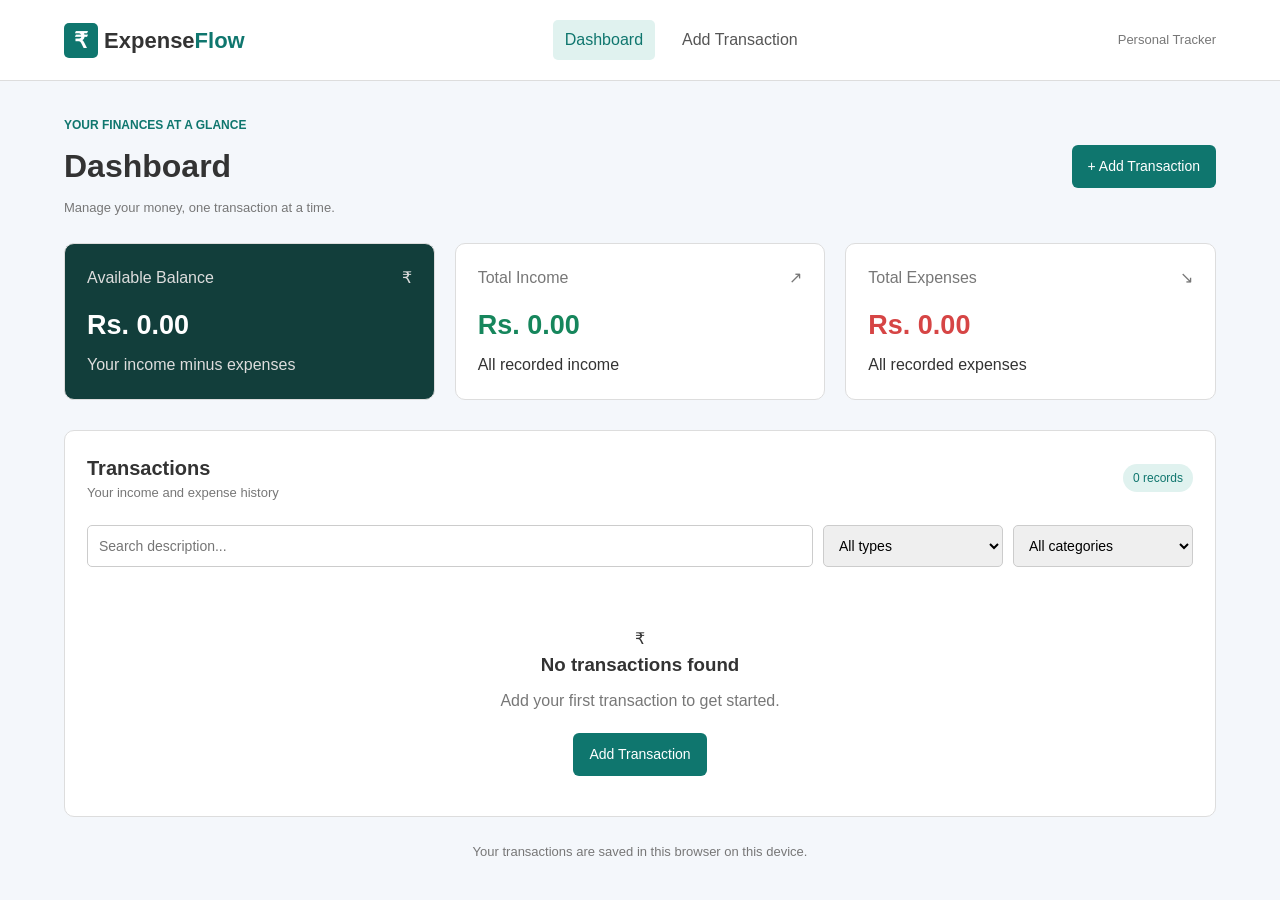
<file: index.html>
<!DOCTYPE html>
<html lang="en">

<head>
    <meta charset="UTF-8">
    <meta name="viewport" content="width=device-width, initial-scale=1.0">
    <title>Expense Tracker | Dashboard</title>
    <link rel="stylesheet" href="./style.css">
</head>

<body>
    <header class="navbar">
        <a href="./index.html" class="brand">
            <span class="brand-icon">₹</span>
            Expense<span>Flow</span>
        </a>

        <nav class="nav-links">
            <a href="./index.html" class="active">Dashboard</a>
            <a href="./add-expense.html">Add Transaction</a>
        </nav>

        <span class="local-label">Personal Tracker</span>
    </header>

    <main class="container">
        <section class="welcome">
            <div>
                <p class="eyebrow">YOUR FINANCES AT A GLANCE</p>
                <h1>Dashboard</h1>
                <p class="muted">Manage your money, one transaction at a time.</p>
            </div>
            <a href="./add-expense.html" class="btn btn-primary">
                + Add Transaction
            </a>
        </section>

        <section class="summary-grid">
            <article class="summary-card balance-card">
                <div class="card-top">
                    <span>Available Balance</span>
                    <span class="card-icon">₹</span>
                </div>
                <h2 id="balance">Rs. 0.00</h2>
                <p>Your income minus expenses</p>
            </article>

            <article class="summary-card">
                <div class="card-top">
                    <span>Total Income</span>
                    <span class="card-icon income-icon">↗</span>
                </div>
                <h2 id="income" class="income-text">₹0.00</h2>
                <p>All recorded income</p>
            </article>

            <article class="summary-card">
                <div class="card-top">
                    <span>Total Expenses</span>
                    <span class="card-icon expense-icon">↘</span>
                </div>
                <h2 id="expense" class="expense-text">Rs. 0.00</h2>
                <p>All recorded expenses</p>
            </article>
        </section>

        <section class="panel">
            <div class="panel-heading">
                <div>
                    <h2>Transactions</h2>
                    <p class="muted">Your income and expense history</p>
                </div>
                <span id="transaction-count" class="count-badge">0 records</span>
            </div>

            <div class="toolbar">
                <input type="search" id="search" placeholder="Search description..." aria-label="Search transactions">

                <select id="type-filter" aria-label="Filter by type">
                    <option value="all">All types</option>
                    <option value="income">Income</option>
                    <option value="expense">Expense</option>
                </select>

                <select id="category-filter" aria-label="Filter by category">
                    <option value="all">All categories</option>
                    <option value="Food">Food</option>
                    <option value="Transport">Transport</option>
                    <option value="Bills">Bills</option>
                    <option value="Shopping">Shopping</option>
                    <option value="Health">Health</option>
                    <option value="Education">Education</option>
                    <option value="Salary">Salary</option>
                    <option value="Business">Business</option>
                    <option value="Other">Other</option>
                </select>
            </div>

            <div class="table-wrapper">
                <table>
                    <thead>
                        <tr>
                            <th>Date</th>
                            <th>Description</th>
                            <th>Category</th>
                            <th>Type</th>
                            <th>Amount</th>
                            <th>Actions</th>
                        </tr>
                    </thead>
                    <tbody id="transaction-list"></tbody>
                </table>
            </div>

            <div id="empty-state" class="empty-state" hidden>
                <div class="empty-icon">₹</div>
                <h3>No transactions found</h3>
                <p>Add your first transaction to get started.</p>
                <a href="./add-expense.html" class="btn btn-primary">
                    Add Transaction
                </a>
            </div>
        </section>

        <p class="footer-note">
            Your transactions are saved in this browser on this device.
        </p>
    </main>

    <script src="./app.js"></script>
</body>

</html>
</file>
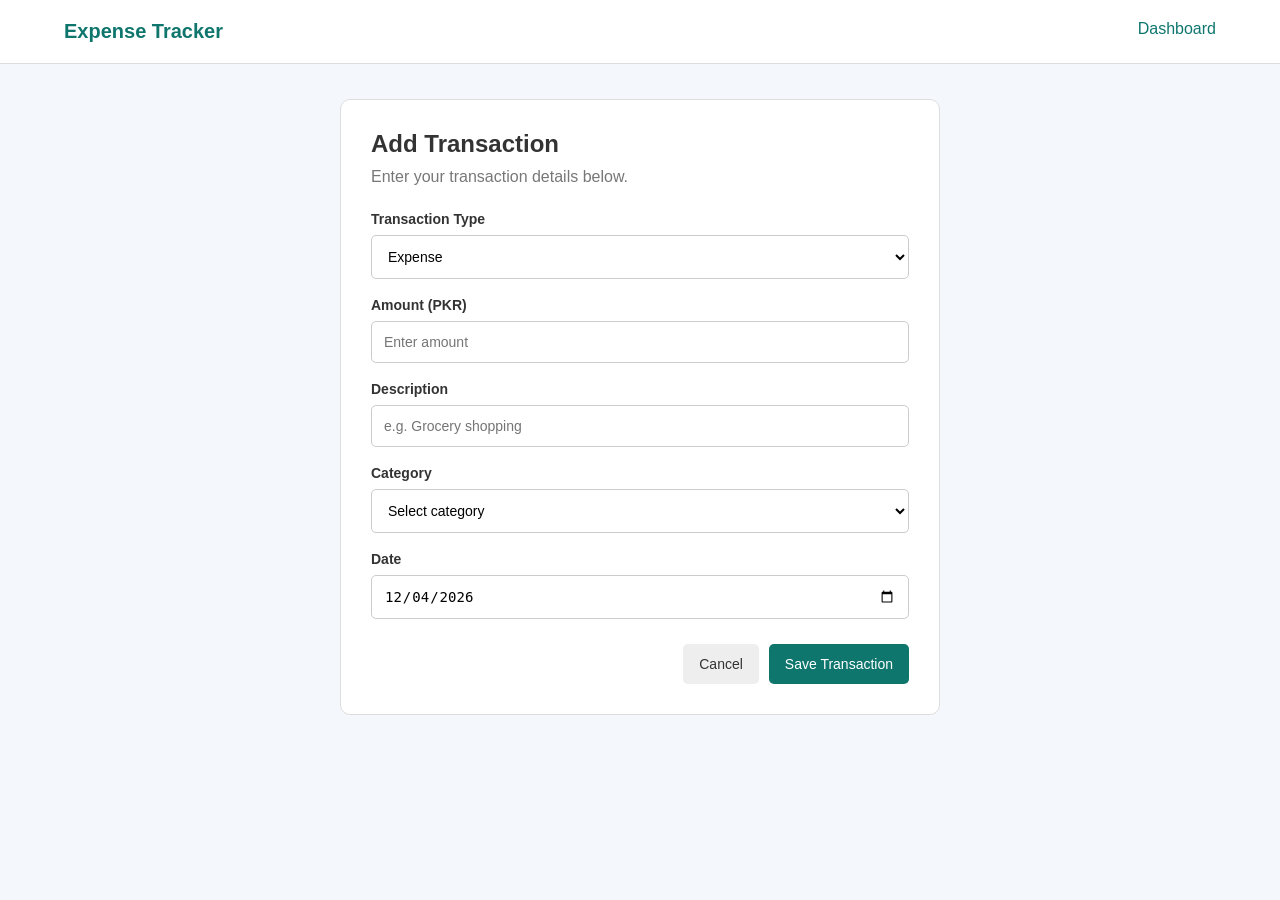
<file: add-expense.html>
<!DOCTYPE html>
<html lang="en">
<head>
    <meta charset="UTF-8">
    <meta name="viewport" content="width=device-width, initial-scale=1.0">
    <title>Add Transaction</title>
    <link rel="stylesheet" href="add-expense.css">
</head>

<body>

    <nav class="navbar">
        <a href="index.html" class="logo">Expense Tracker</a>
        <a href="index.html">Dashboard</a>
    </nav>

    <main class="container">
        <section class="form-card">

            <h1>Add Transaction</h1>
            <p>Enter your transaction details below.</p>

            <form id="transaction-form">

                <div class="field">
                    <label for="type">Transaction Type</label>
                    <select id="type" required>
                        <option value="expense">Expense</option>
                        <option value="income">Income</option>
                    </select>
                </div>

                <div class="field">
                    <label for="amount">Amount (PKR)</label>
                    <input type="number" id="amount" min="0.01"
                        step="0.01" placeholder="Enter amount" required>
                </div>

                <div class="field">
                    <label for="description">Description</label>
                    <input type="text" id="description"
                        placeholder="e.g. Grocery shopping" required>
                </div>

                <div class="field">
                    <label for="category">Category</label>
                    <select id="category" required>
                        <option value="">Select category</option>
                        <option value="Food">Food</option>
                        <option value="Transport">Transport</option>
                        <option value="Bills">Bills</option>
                        <option value="Shopping">Shopping</option>
                        <option value="Health">Health</option>
                        <option value="Education">Education</option>
                        <option value="Salary">Salary</option>
                        <option value="Business">Business</option>
                        <option value="Other">Other</option>
                    </select>
                </div>

                <div class="field">
                    <label for="date">Date</label>
                    <input type="date" id="date" required>
                </div>

                <div class="form-actions">
                    <a href="index.html" class="btn cancel">Cancel</a>
                    <button type="submit" class="btn">Save Transaction</button>
                </div>

            </form>
        </section>
    </main>

    <script src="add-expense.js"></script>
</body>
</html>
</file>
<file: style.css>
* {
    margin: 0;
    padding: 0;
    box-sizing: border-box;
}

body {
    font-family: Arial, sans-serif;
    background: #f4f7fb;
    color: #333;
    line-height: 1.5;
}

a {
    text-decoration: none;
    color: inherit;
}

.navbar {
    background: white;
    padding: 20px 5%;
    display: flex;
    justify-content: space-between;
    align-items: center;
    flex-wrap: wrap;
    gap: 15px;
    border-bottom: 1px solid #ddd;
}

.brand {
    font-size: 22px;
    font-weight: bold;
}

.brand-icon {
    background: #0f766e;
    color: white;
    padding: 5px 10px;
    border-radius: 5px;
}

.brand span:last-child {
    color: #0f766e;
}

.nav-links {
    display: flex;
    gap: 15px;
}

.nav-links a {
    padding: 8px 12px;
    border-radius: 5px;
    color: #555;
}

.nav-links a:hover,
.nav-links a.active {
    background: #e0f2ef;
    color: #0f766e;
}

.local-label,
.muted,
.footer-note {
    color: #777;
    font-size: 13px;
}

.container {
    width: 90%;
    max-width: 1200px;
    margin: 35px auto;
}

.welcome {
    display: flex;
    justify-content: space-between;
    align-items: center;
    gap: 20px;
    margin-bottom: 25px;
}

.eyebrow {
    color: #0f766e;
    font-size: 12px;
    font-weight: bold;
}

h1 {
    font-size: 32px;
    margin: 8px 0;
}

h2 {
    font-size: 20px;
}

.btn {
    display: inline-block;
    padding: 11px 16px;
    border: none;
    border-radius: 6px;
    background: #0f766e;
    color: white;
    cursor: pointer;
    font-size: 14px;
}

.btn:hover {
    background: #115e59;
}

.summary-grid {
    display: grid;
    grid-template-columns: repeat(3, 1fr);
    gap: 20px;
    margin-bottom: 30px;
}

.summary-card {
    background: white;
    padding: 22px;
    border: 1px solid #ddd;
    border-radius: 10px;
}

.balance-card {
    background: #123e3b;
    color: white;
}

.card-top {
    display: flex;
    justify-content: space-between;
    gap: 10px;
    color: #777;
}

.balance-card .card-top,
.balance-card p {
    color: #ddd;
}

.summary-card h2 {
    font-size: 27px;
    margin: 15px 0 8px;
}

.income-text,
.amount-income {
    color: #16865c;
}

.expense-text,
.amount-expense {
    color: #d64545;
}

.panel {
    background: white;
    border: 1px solid #ddd;
    border-radius: 10px;
    overflow: hidden;
}

.panel-heading {
    padding: 22px;
    display: flex;
    justify-content: space-between;
    align-items: center;
    gap: 15px;
}

.count-badge {
    background: #e0f2ef;
    color: #0f766e;
    padding: 5px 10px;
    border-radius: 15px;
    font-size: 12px;
}

.toolbar {
    display: flex;
    gap: 10px;
    padding: 0 22px 20px;
}

.toolbar input,
.toolbar select {
    padding: 11px;
    border: 1px solid #ccc;
    border-radius: 5px;
    font-size: 14px;
}

.toolbar input {
    flex: 1;
    min-width: 0;
}

.toolbar select {
    width: 180px;
}

.table-wrapper {
    overflow-x: auto;
}

table {
    width: 100%;
    border-collapse: collapse;
    text-align: left;
}

th,
td {
    padding: 15px;
    border-bottom: 1px solid #eee;
    font-size: 13px;
}

th {
    background: #f5f7fb;
    color: #666;
}

.category-badge,
.type-badge {
    display: inline-block;
    background: #eee;
    padding: 4px 8px;
    border-radius: 12px;
    font-size: 11px;
}

.type-income {
    background: #e5f7ed;
    color: #16865c;
}

.type-expense {
    background: #fff0f0;
    color: #d64545;
}

.action-btn {
    padding: 6px 9px;
    margin: 2px;
    border: 1px solid #ddd;
    border-radius: 5px;
    background: white;
    cursor: pointer;
}

.delete-btn {
    color: #d64545;
}

.empty-state {
    text-align: center;
    padding: 40px 15px;
}

.empty-state p {
    margin: 10px 0 20px;
    color: #777;
}

.footer-note {
    text-align: center;
    margin-top: 25px;
}

[hidden] {
    display: none !important;
}

@media (max-width: 700px) {
    .summary-grid {
        grid-template-columns: 1fr;
    }

    .welcome {
        flex-direction: column;
        align-items: flex-start;
    }

    .toolbar {
        flex-direction: column;
    }

    .toolbar select {
        width: 100%;
    }

    .navbar {
        justify-content: flex-start;
    }

    .nav-links {
        width: 100%;
    }

    .panel-heading {
        padding: 15px;
    }

    .container {
        width: 94%;
    }
}
</file>
<file: add-expense.css>
* {
    margin: 0;
    padding: 0;
    box-sizing: border-box;
}

body {
    font-family: Arial, sans-serif;
    background: #f4f7fb;
    color: #333;
}

.navbar {
    background: white;
    padding: 20px 5%;
    display: flex;
    justify-content: space-between;
    border-bottom: 1px solid #ddd;
}

.logo {
    color: #0f766e;
    font-size: 20px;
    font-weight: bold;
}

a {
    text-decoration: none;
    color: #0f766e;
}

.container {
    width: 90%;
    max-width: 600px;
    margin: 35px auto;
}

.form-card {
    background: white;
    padding: 30px;
    border: 1px solid #ddd;
    border-radius: 10px;
}

.form-card h1 {
    margin-bottom: 10px;
}

.form-card p {
    color: #777;
    margin-bottom: 25px;
}

.field {
    display: flex;
    flex-direction: column;
    gap: 8px;
    margin-bottom: 18px;
}

.field label {
    font-weight: bold;
    font-size: 14px;
}

.field input,
.field select {
    width: 100%;
    padding: 12px;
    border: 1px solid #ccc;
    border-radius: 5px;
    font-size: 14px;
    background: white;
}

.form-actions {
    display: flex;
    justify-content: flex-end;
    gap: 10px;
    margin-top: 25px;
}

.btn {
    padding: 12px 16px;
    background: #0f766e;
    color: white;
    border: none;
    border-radius: 5px;
    cursor: pointer;
    font-size: 14px;
}

.cancel {
    background: #eee;
    color: #333;
}

@media (max-width: 500px) {
    .form-card {
        padding: 20px;
    }

    .form-actions {
        flex-direction: column;
    }

    .btn {
        text-align: center;
    }
}
</file>
